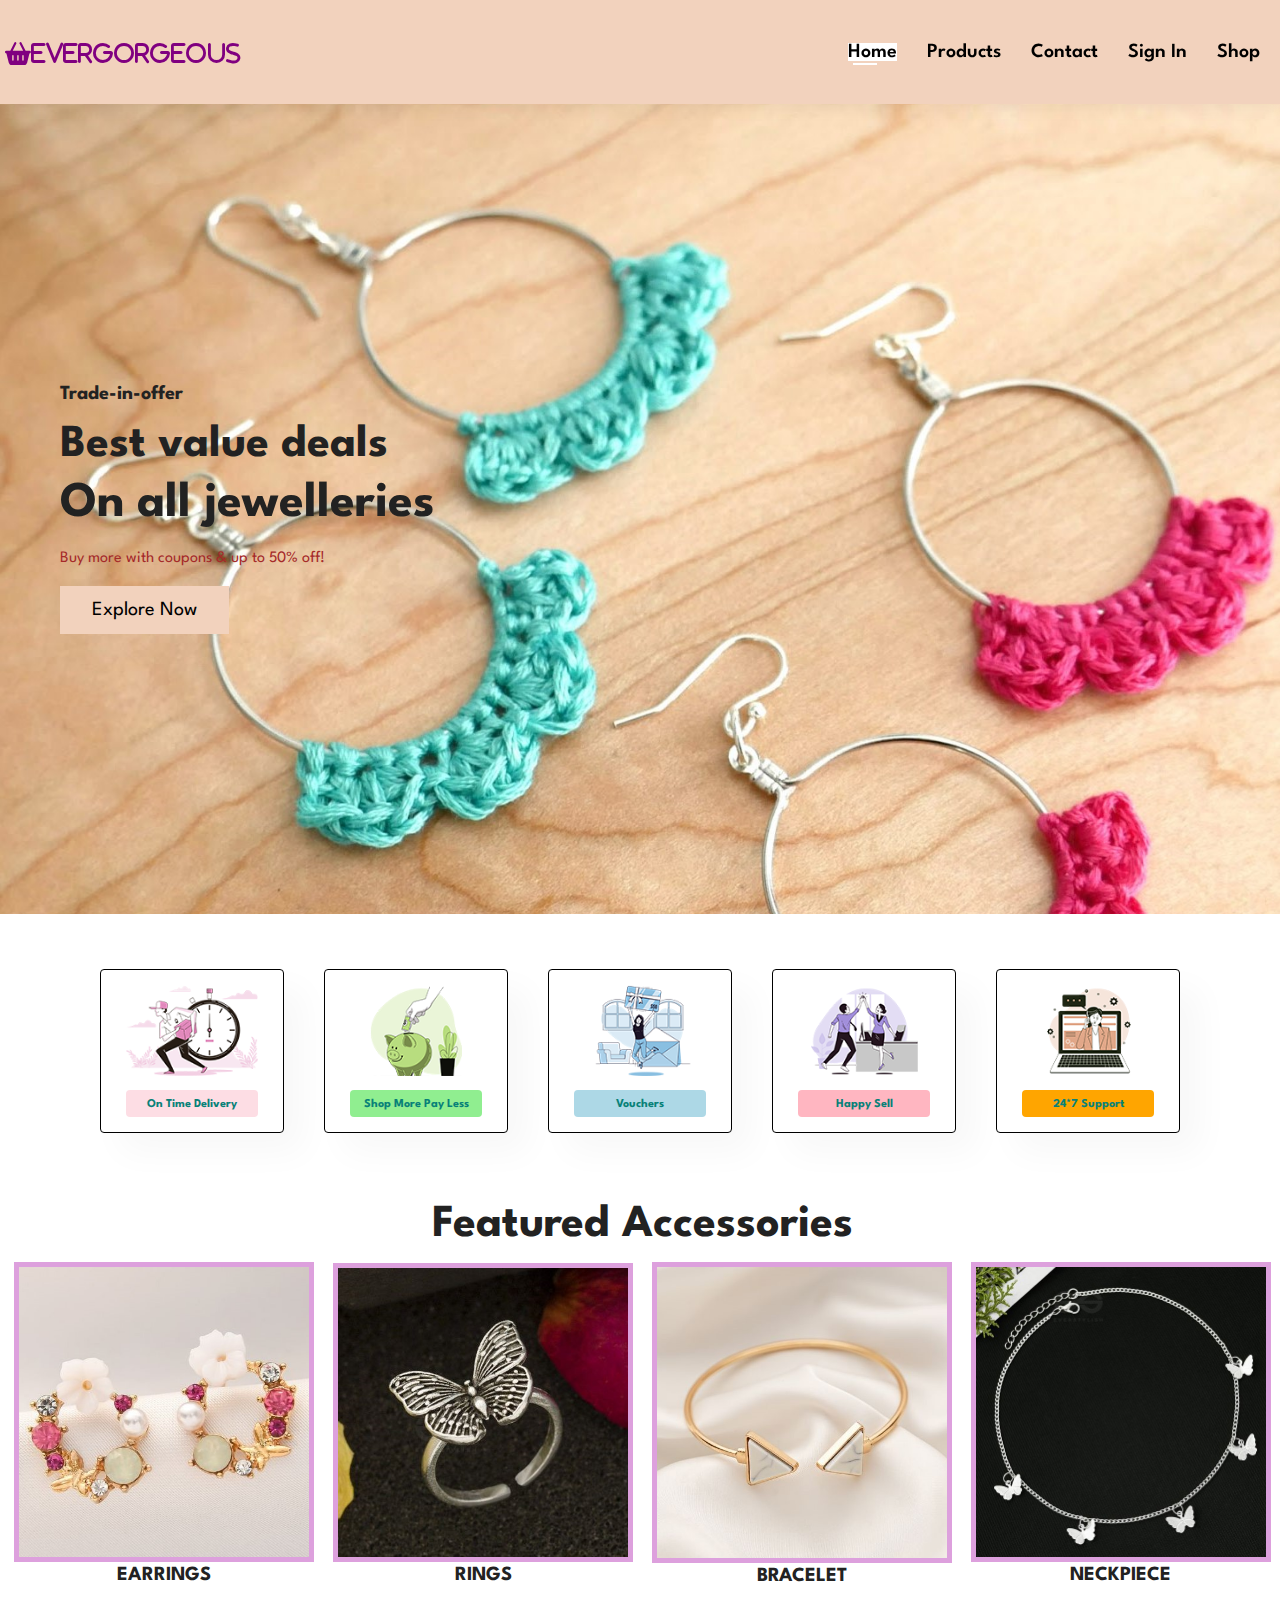
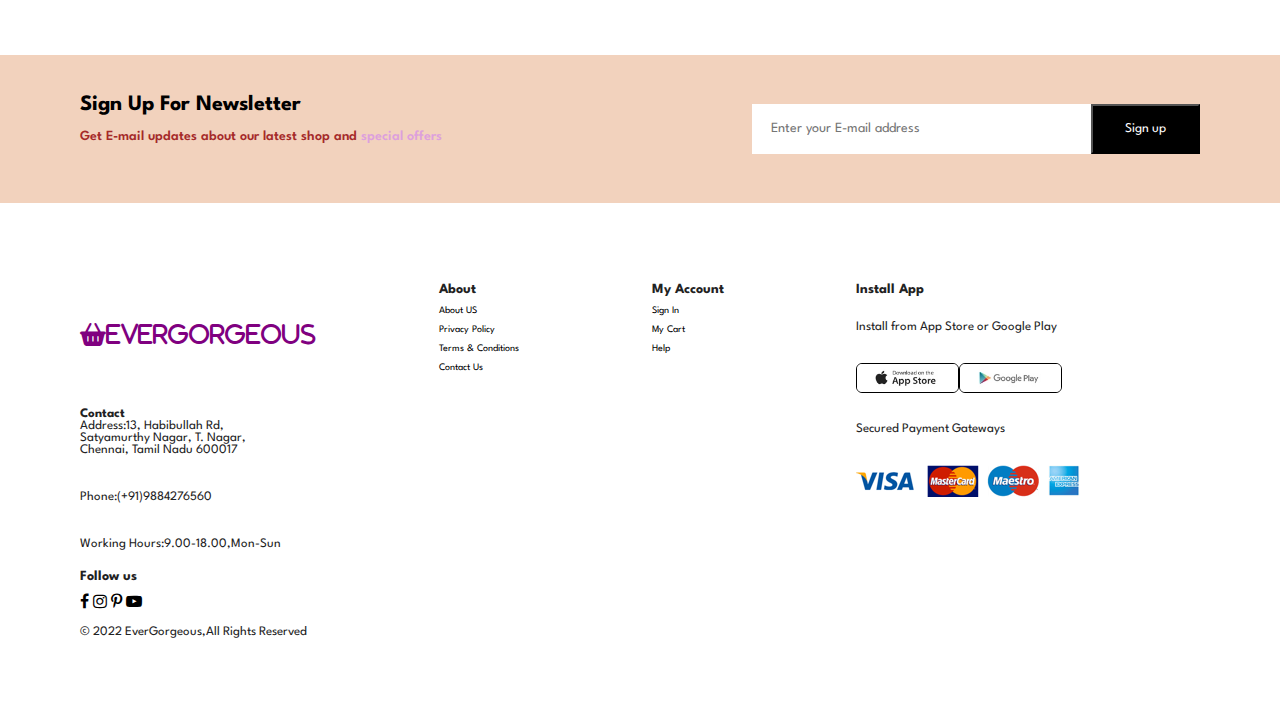
<file: index.html>
<!DOCTYPE html>
<html lang="en">
<head>
    <meta charset="UTF-8">
    <metta http-equiv="X-UA-Compatible"content="IE=edge">
    <meta name="viewport" content="width=device-width,initial-scale=1.0">
    <title>E Commerce Website</title>
    <link rel="stylesheet" href="https://cdn.jsdelivr.net/npm/swiper@9/swiper-bundle.min.css"/>
    <link rel="stylesheet" href="https://cdnjs.cloudflare.com/ajax/libs/font-awesome/6.4.0/css/all.min.css">
    <link rel="stylesheet" href="https://cdnjs.cloudflare.com/ajax/libs/font-awesome/4.7.0/css/font-awesome.min.css">
    <link rel="stylesheet" href="style1.css">
    </head>
    <body>
        <section id="header">
        <a href="#"class="logo"><i class="fas fa-shopping-basket">EVERGORGEOUS</i></a>
            <div>
                <ul id="navbar">
                    <li><a class="active" href="index.html">Home</a></li>
                    <li><a  href="Shop.html">Products</a></li>
                    <li><a href="Contact.html">Contact</a></li>
                    <li><a href="Signup.html">Sign In</a></li>
                    <li><a href="cart.html">Shop</a></li>
                </ul>
            </div>
        </section>
        <section id="hero">
            <h4>Trade-in-offer</h4>
            <h2>Best value deals</h2>
            <h1>On all jewelleries</h1>
            <p>Buy more with coupons & up to 50% off!</p>
            <form action="Shop.html">
                <button class = "btn" type="submit">
                    Explore Now
                </button>
            </form>
        </section>
        <section id="feature" class="section-p1">
            <div class="fe-box">
                <img src="img2.png">
                <h6>On Time Delivery</h6>
            </div>
            <div class="fe-box">
                <img src="img3.png">
                <h6>Shop More Pay Less</h6>
            </div>
            <div class="fe-box">
                <img src="img4.png">
                <h6>Vouchers</h6>
            </div>
            <div class="fe-box">
                <img src="img5.png">
                <h6>Happy Sell</h6>
            </div>
            <div class="fe-box">
                <img src="img6.png">
                <h6>24*7 Support</h6>
            </div>
        </section>
        <div class="categories">
            <div class="small-container">
                <h2 class="title">Featured Accessories</h2>
                <div class="row">
                    <div class="col-3">
                        <a href="Shop.html">
                        <img src="earing.jpg">
                        <h4 align="center">EARRINGS</h4></a>
                    </div>
                    <div class="col-3">
                        <a href="Shop.html">
                        <img src="ring.jpg">
                        <h4 align="center">RINGS</h4></a>
                    </div>
                    <div class="col-3">
                        <a href="Shop2.html">
                        <img src="bracelet_1.jpg">
                        <h4 align="center">BRACELET</h4></a>
                    </div>
                    <div class="col-3">
                        <a href="Shop2.html">
                        <img src="neckpiece.jpg">
                        
                        <h4 align="center">NECKPIECE</h4></a>
                    </div>
                </div> 
            </div>
        </div>
        <section id="newsletter" class="section-p1 section-m1">
            <div class="newstext">
                <h4> Sign Up For Newsletter</h4>
                <p>Get E-mail updates about our latest shop and <span>special offers</span></p>
            </div>
            <div class="form">
                <input type="text"placeholder="Enter your E-mail address">
                <button class="normal">Sign up</button>
            </div>
        </section>
        <footer class="section-p1">
            <div class="col">
                <a href="#" class="logo"><i class="fas fa-shopping-basket">EVERGORGEOUS</i></a>
                <p><strong>Contact</strong><br><bold>Address:</bold>13, Habibullah Rd,<br>
                                        Satyamurthy Nagar, T. Nagar,<br>
                                        Chennai, Tamil Nadu 600017</p>
                <p><bold>Phone:</bold>(+91)9884276560</p>
                <p><bold>Working Hours:</bold>9.00-18.00,Mon-Sun</p>
                <div class="folllow">
                    <h4>Follow us</h4>
                    <div class="icon">
                        <i class="fa fa-facebook"></i>
                        <i class="fa fa-instagram"></i>
                        <i class="fa fa-pinterest-p"></i>
                        <i class="fa fa-youtube-play"></i>  
                    </div>
                </div>
                <p>© 2022 EverGorgeous,All Rights Reserved</p>
            </div>
            <div class="col">
                <h4>About</h4>
                <a href="#">About US </a>
                <a href="#">Privacy Policy</a>
                <a href="#">Terms & Conditions</a>
                <a href="Contact.html">Contact Us  </a>
            </div>
            <div class="col">
                <h4>My Account</h4>
                <a href="Signup.html">Sign In</a>
                <a href="cart.html">My Cart</a>
                <a href="Contact.html">Help</a>
            </div>
            <div class="col install">
                <h4>Install App</h4>
                <p>Install from App Store or Google Play</p>
            <div class="row">
                <img src="appstore.jpg"width="30%">
                <img src="play.jpg"width="30%">
            </div>
            <p>Secured Payment Gateways</p>
            <img src="pay.png">
        </div>
        </footer>
        <script src="Signup.js"></script>
    </body>
    </html>
</file>
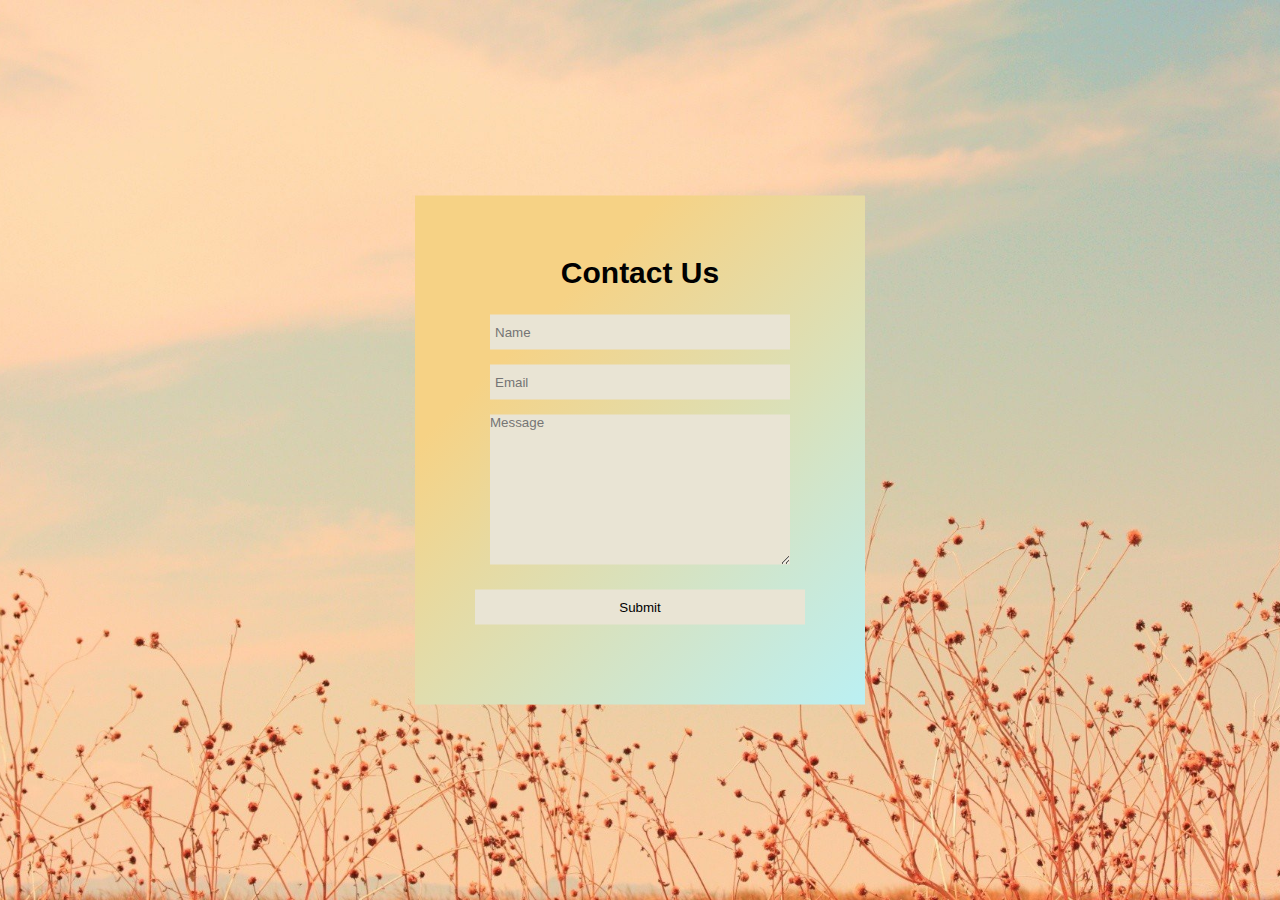
<file: Contact.html>
<!DOCTYPE html>
<html lang="en">
<head>
    <!DOCTYPE html>
<html lang="en">
<head>
    <meta charset="UTF-8">
    <metta http-equiv="X-UA-Compatible"content="IE=edge">
    <meta name="viewport" content="width=device-width,initial-scale=1.0">
    <link rel="stylesheet" href="signupstyle.css">
    <link href='https://unpkg.com/boxicons@2.1.4/css/boxicons.min.css' rel='stylesheet'>
    </head>
    <body>
            <div class="container">
                   <div class="form-box">
                          <form action=""id="form" method="POST">
                                 <h2>Contact Us</h2>
                                 <div class="input-box">
                                    <input type="text"id="name"name="Name"placeholder="Name">
                             </div>
                            <div class="input-box">
                                   <input type="email"id="email"name="Email"placeholder="Email">
                            </div>
                         <div class="input-box">
                         <textarea style="background-color: #E9E4D4;border: none" id="message"placeholder="Message"cols="60"rows="10"></textarea></div>
                         <div class="btn">
                         <input type="button"  id="btn2"  onclick="Validate()" value="Submit" /></div>
                         </form>
                         </div>
                         </div>
                         <script src="Signup.js"></script>
                         </body>
                         </html>
</file>
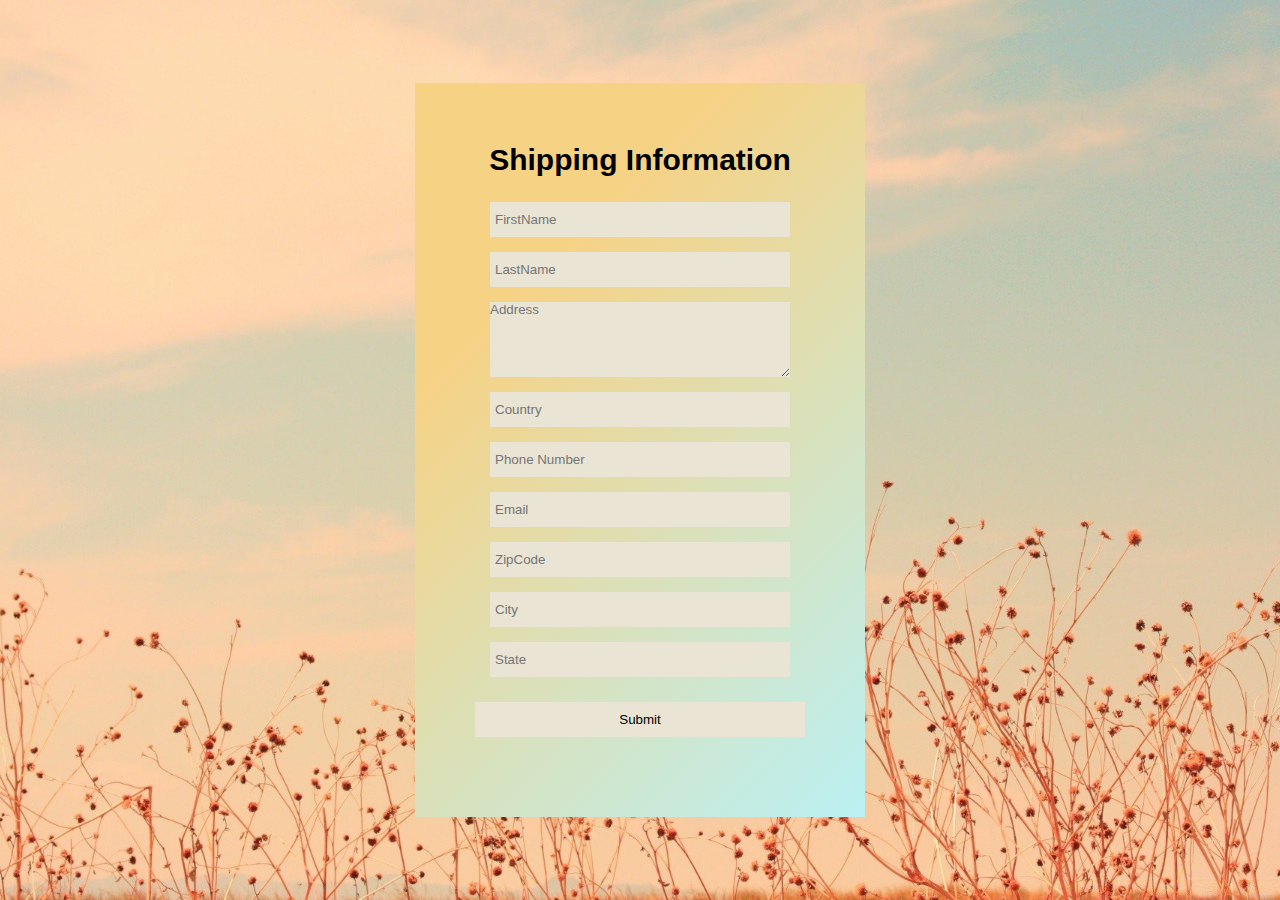
<file: form.html>
<!DOCTYPE html>
<html lang="en">
<head>
    <meta charset="UTF-8">
    <metta http-equiv="X-UA-Compatible"content="IE=edge">
    <meta name="viewport" content="width=device-width,initial-scale=1.0">
    <title>E Commerce Website</title>
    
    <link rel="stylesheet" href="https://cdnjs.cloudflare.com/ajax/libs/font-awesome/4.7.0/css/font-awesome.min.css">
    <link rel="stylesheet" href="signupstyle.css">
    </head>
    <body>
    <div class="container">
        <div class="form-box">
               <form action=""id="form">
                      <h2>Shipping Information</h2>
    <div class="input-box">
        <input type="text" id="firstname" placeholder="FirstName" />
    </div>
    <div class="input-box">
        <input type="text" id="lastname" placeholder="LastName" />
    </div>
    <div class="input-box">
        <textarea style="background-color: #E9E4D4;border: none;" id="address"placeholder="Address"cols="60"rows="5"></textarea>
      </div>
      <div class="input-box">
      <input type="text" id="country" placeholder="Country">
      </div>
      <div class="input-box">
        <input type="text" id="number" placeholder="Phone Number">
      </div>
      <div class="input-box">
        <input type="email"id="email"name="Email"placeholder="Email">
 </div>
      <div class="input-box">
        <input type="text" id="zipcode" placeholder="ZipCode" /></div>
        <div class="input-box">
        <input  id="city"placeholder="City" /></div>
        <div class="input-box">
        <input type="text"  id="state" placeholder="State" > </div>
        <div class="btn">
            <input type="button" id="btn4" onclick="Validation()" value="Submit"/>
            </div>
            </form>
    </div>
    </div>
    <script src="Signup.js"></script>
</body>
</html>
</file>
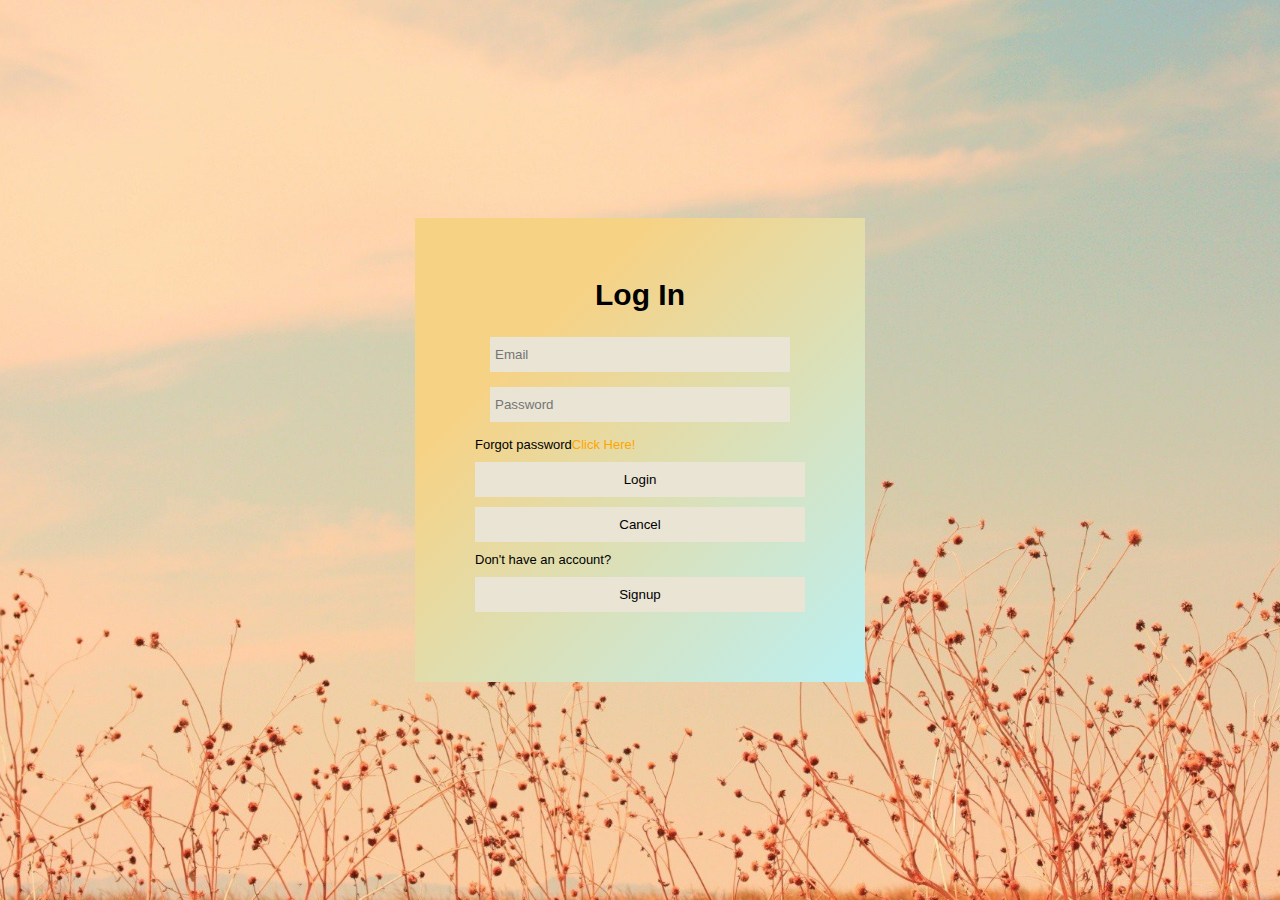
<file: login.html>
<!DOCTYPE html>
<html lang="en">
<head>
    <meta charset="UTF-8">
    <metta http-equiv="X-UA-Compatible"content="IE=edge">
    <meta name="viewport" content="width=device-width,initial-scale=1.0">
    <link rel="stylesheet" href="signupstyle.css">
    <link href='https://unpkg.com/boxicons@2.1.4/css/boxicons.min.css' rel='stylesheet'>
    </head>
    <body>
            <div class="container">
                   <div class="form-box">
                          <form action=""id="form">
                                 <h2>Log In </h2>
                            <div class="input-box">  
                                   <input type="email"id="email"name="Email"placeholder="Email">
                            </div>
                            <div class="input-box">
                                   <input type="password"id="password"name="Password"placeholder="Password">
                            </div>
                            <p>Forgot password<a href="Signup.html">Click Here!</a></p>
                            <div class="btn">
                            <input type="button" id="btn1" onclick="myFunction()" value="Login"/></div>
                            <a href="index.html">
                            <input type="button"  value="Cancel"/></a>
                            <p class="btn">Don't have an account?</p>
                            <a href="Signup.html">
                            <input type="button"   value="Signup" /></a>
                     </form>
              </div>
        </div>
        <script src="Signup.js"></script>
    </body>
    </html>
</file>
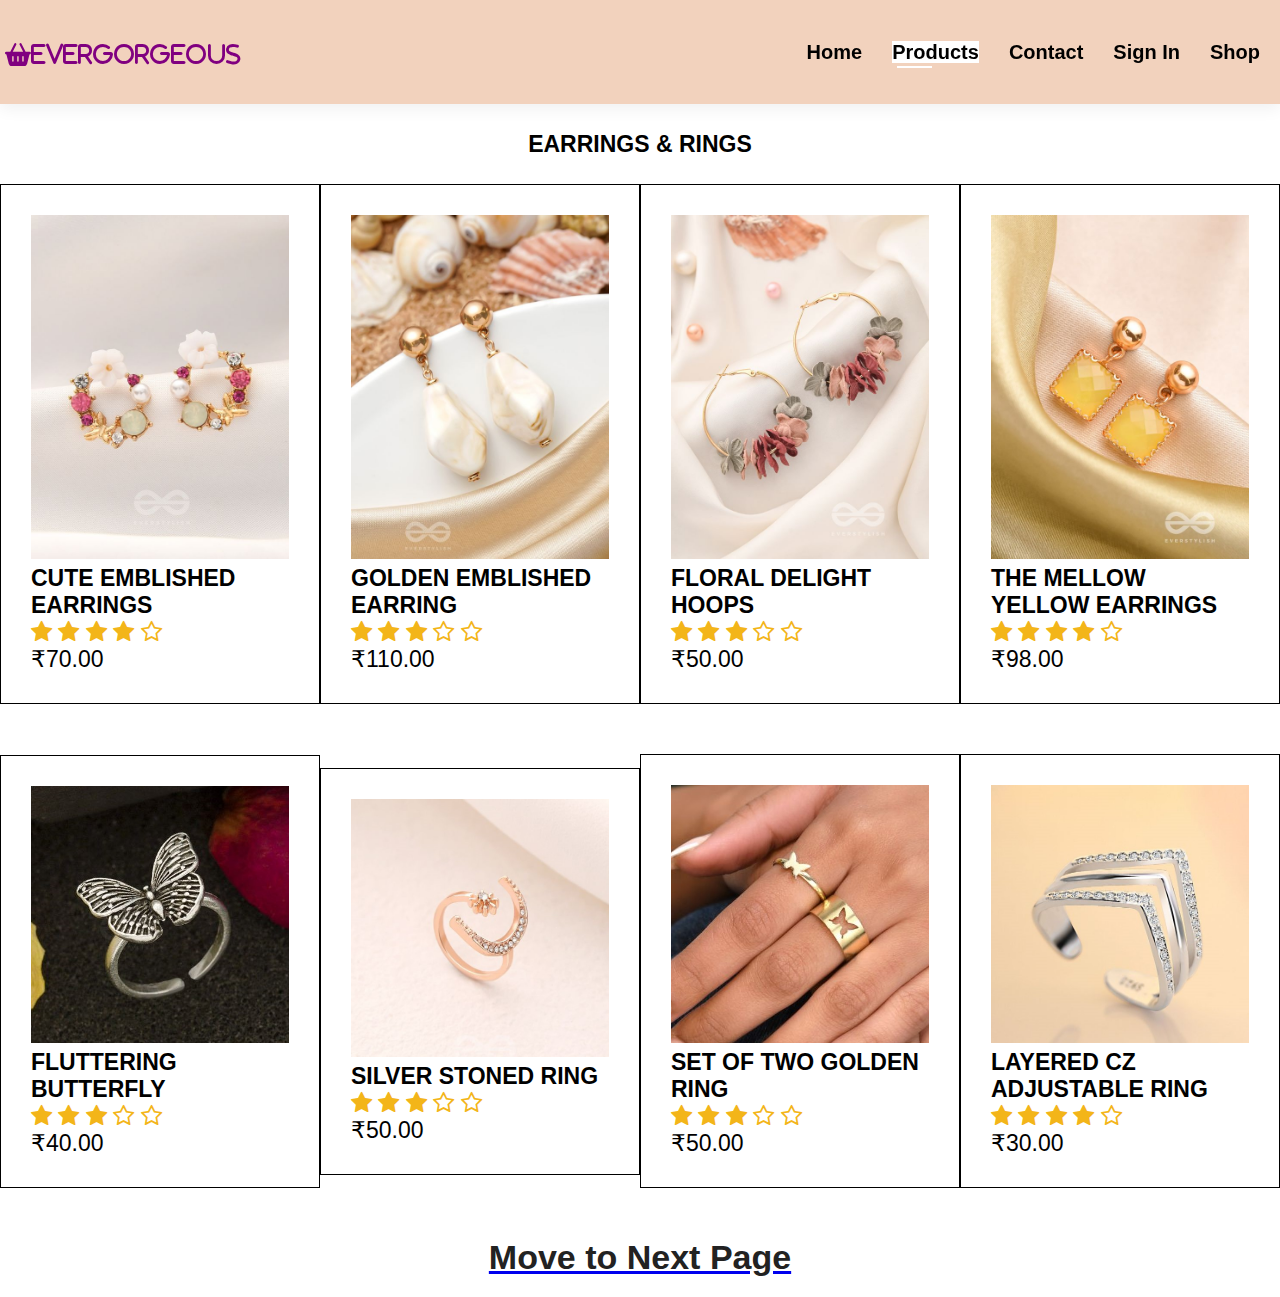
<file: Shop.html>
<!DOCTYPE html>
<html lang="en">
<head>
    <meta charset="UTF-8">
    <metta http-equiv="X-UA-Compatible"content="IE=edge">
    <meta name="viewport" content="width=device-width,initial-scale=1.0">
    <title>E Commerce Website</title>
    <link rel="stylesheet" href="https://cdn.jsdelivr.net/npm/swiper@9/swiper-bundle.min.css"/>
    <link rel="stylesheet" href="https://cdnjs.cloudflare.com/ajax/libs/font-awesome/6.4.0/css/all.min.css">
    <link rel="stylesheet" href="https://cdnjs.cloudflare.com/ajax/libs/font-awesome/4.7.0/css/font-awesome.min.css">
    <link rel="stylesheet" href="shop.css">
    </head>
    <body>
        <section id="header">
            <a href="#" class="logo"><i class="fas fa-shopping-basket">EVERGORGEOUS</i></a>
            <div>
                <ul id="navbar">
                    <li><a href="index.html">Home</a></li>
                    <li><a class="active"href="Shop.html">Products</a></li>
                   
                    <li><a href="Contact.html">Contact</a></li>
                    <li><a href="Signup.html">Sign In</a></li>
                    <li><a href="cart.html">Shop</a></li>
                </ul>
            </div>      
        </section>
        <div class="small-container">
            <h2 class="title">EARRINGS & RINGS</h2>
            <div class="row">
                <div class="col-4">
                    <img src="eimage4.jpg">
                    <h4>CUTE EMBLISHED EARRINGS</h4>
                    <div class="rating">
                        <span class="fa fa-star checked"></span>
                        <span class="fa fa-star checked"></span>
                        <span class="fa fa-star checked"></span>
                        <span class="fa fa-star checked"></span>
                        <span class="fa fa-star-o"></span>
                    </div>
                    <p>₹70.00</p>
                </div>
                <div class="col-4">
                    <img src="eimage-1.jpg">
                    <h4>GOLDEN EMBLISHED EARRING</h4>
                    <div class="rating">
                        <span class="fa fa-star checked"></span>
                        <span class="fa fa-star checked"></span>
                        <span class="fa fa-star checked"></span>
                        <span class="fa fa-star-o "></span>
                        <span class="fa fa-star-o"></span>
                    </div>
                    <p>₹110.00</p>
                </div>
                <div class="col-4">
                    <img src="eimage-2.jpg">
                        <h4> FLORAL DELIGHT HOOPS</h4>
                        <div class="rating">
                            <span class="fa fa-star checked"></span>
                            <span class="fa fa-star checked"></span>
                            <span class="fa fa-star checked"></span>
                            <span class="fa fa-star-o "></span>
                            <span class="fa fa-star-o"></span>
                        </div>
                        <p>₹50.00</p>
                    </div>
                    <div class="col-4">
                        <img src="eimage-3.jpg">
                            <h4>THE MELLOW YELLOW EARRINGS</h4>
                            <div class="rating">
                                <span class="fa fa-star checked"></span>
                                <span class="fa fa-star checked"></span>
                                <span class="fa fa-star checked"></span>
                                <span class="fa fa-star checked "></span>
                                <span class="fa fa-star-o"></span>
                            </div>
                            <p>₹98.00</p>
                        </div>  
                        <div class="col-4">
                            <img src="ring.jpg">
                            <h4>FLUTTERING BUTTERFLY</h4>
                            <div class="rating">
                                <span class="fa fa-star checked"></span>
                                <span class="fa fa-star checked"></span>
                                <span class="fa fa-star checked"></span>
                                <span class="fa fa-star-o"></span>
                                <span class="fa fa-star-o"></span>
                            </div>
                            <p>₹40.00</p>
                        </div>
                        <div class="col-4">
                            <img src="ring-1.jpg">
                            <h4>SILVER STONED RING</h4>
                            <div class="rating">
                                <span class="fa fa-star checked"></span>
                                <span class="fa fa-star checked"></span>
                                <span class="fa fa-star checked"></span>
                                <span class="fa fa-star-o "></span>
                                <span class="fa fa-star-o"></span>
                            </div>
                            <p>₹50.00</p>
                        </div>   
                        <div class="col-4">
                            <img src="ring2.jpg">
                            <h4>SET OF TWO GOLDEN RING</h4>
                            <div class="rating">
                                <span class="fa fa-star checked"></span>
                                <span class="fa fa-star checked"></span>
                                <span class="fa fa-star checked"></span>
                                <span class="fa fa-star-o "></span>
                                <span class="fa fa-star-o"></span>
                            </div>
                            <p>₹50.00</p>
                        </div>   
                        <div class="col-4">
                            <img src="ring_3.jpg">
                            <h4>LAYERED CZ ADJUSTABLE RING</h4>
                            <div class="rating">
                                <span class="fa fa-star checked"></span>
                                <span class="fa fa-star checked"></span>
                                <span class="fa fa-star checked"></span>
                                <span class="fa fa-star checked "></span>
                                <span class="fa fa-star-o"></span>
                            </div>
                            <p>₹30.00</p>
                        </div>   
            </div>
            <a href="Shop2.html">
                <h4 class="move">Move to Next Page</h4></a>
        <script src="Signup.js"></script>
    </body>
    </html>
</file>
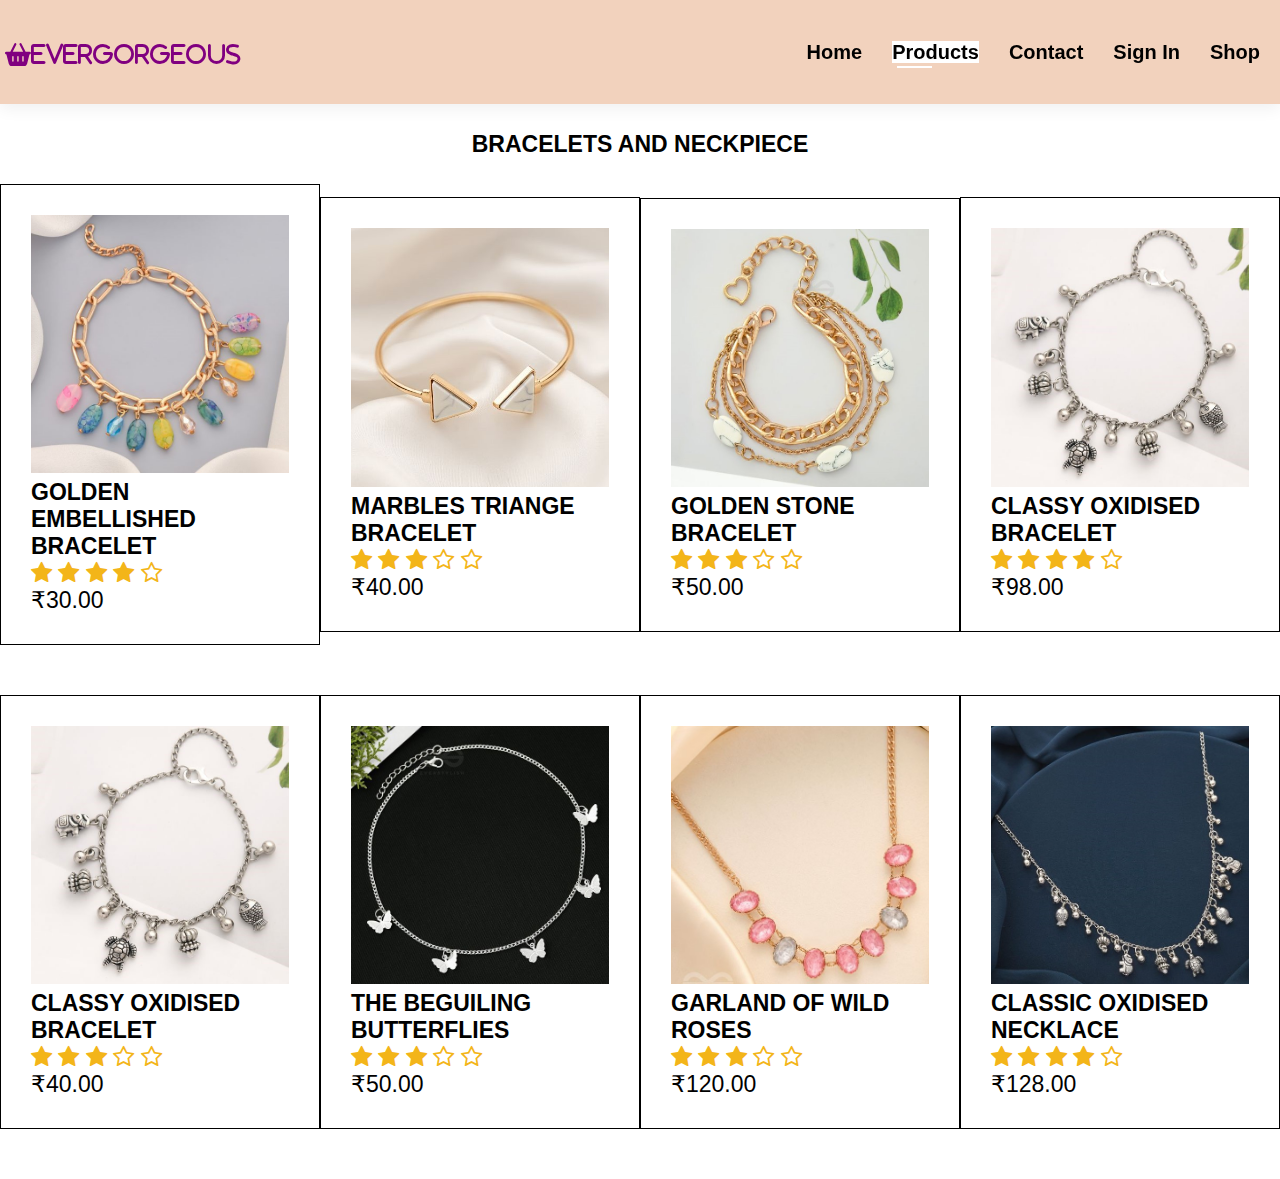
<file: Shop2.html>
<!DOCTYPE html>
<html lang="en">
<head>
    <meta charset="UTF-8">
    <metta http-equiv="X-UA-Compatible"content="IE=edge">
    <meta name="viewport" content="width=device-width,initial-scale=1.0">
    <title>E Commerce Website</title>
    <link rel="stylesheet" href="https://cdn.jsdelivr.net/npm/swiper@9/swiper-bundle.min.css"/>
    <link rel="stylesheet" href="https://cdnjs.cloudflare.com/ajax/libs/font-awesome/6.4.0/css/all.min.css">
    <link rel="stylesheet" href="https://cdnjs.cloudflare.com/ajax/libs/font-awesome/4.7.0/css/font-awesome.min.css">
    <link rel="stylesheet" href="shop.css">
    </head>
    <body>
        <section id="header">
            <a href="#" class="logo"><i class="fas fa-shopping-basket">EVERGORGEOUS</i></a>
            <div>
                <ul id="navbar">
                    <li><a href="index.html">Home</a></li>
                    <li><a class="active"href="Shop.html">Products</a></li>
                   
                    <li><a href="Contact.html">Contact</a></li>
                    <li><a href="Signup.html">Sign In</a></li>
                    <li><a href="cart.html">Shop</a></li> 
                </ul>
            </div>      
        </section>
        <div class="small-container">
            <h2 class="title">BRACELETS AND NECKPIECE</h2>
            <div class="row">
                <div class="col-4">
                    <img src="bracelet_4.jpg">
                    <h4>GOLDEN EMBELLISHED BRACELET </h4>
                    <div class="rating">
                        <span class="fa fa-star checked"></span>
                        <span class="fa fa-star checked"></span>
                        <span class="fa fa-star checked"></span>
                        <span class="fa fa-star checked"></span>
                        <span class="fa fa-star-o"></span>
                    </div>
                    <p>₹30.00</p>
                    
                </div>
                <div class="col-4">
                    <img src="bracelet_1.jpg">
                    <h4>MARBLES TRIANGE BRACELET</h4>
                    <div class="rating">
                        <span class="fa fa-star checked"></span>
                        <span class="fa fa-star checked"></span>
                        <span class="fa fa-star checked"></span>
                        <span class="fa fa-star-o "></span>
                        <span class="fa fa-star-o"></span>
                    </div>
                    <p>₹40.00</p>
                </div>
                <div class="col-4">
                    <img src="bracelet_2.jpg">
                        <h4>GOLDEN STONE BRACELET</h4>
                        <div class="rating">
                            <span class="fa fa-star checked"></span>
                            <span class="fa fa-star checked"></span>
                            <span class="fa fa-star checked"></span>
                            <span class="fa fa-star-o "></span>
                            <span class="fa fa-star-o"></span>
                        </div>
                        <p>₹50.00</p>
                    </div>
                    <div class="col-4">
                        <img src="bracelet_3.jpg">
                            <h4>CLASSY OXIDISED BRACELET</h4>
                            <div class="rating">
                                <span class="fa fa-star checked"></span>
                                <span class="fa fa-star checked"></span>
                                <span class="fa fa-star checked"></span>
                                <span class="fa fa-star checked "></span>
                                <span class="fa fa-star-o"></span>
                            </div>
                            <p>₹98.00</p>
                        </div>  
                                <div class="col-4">
                                    <img src="neckpiece-1.jpg">
                                    <h4>CLASSY OXIDISED BRACELET</h4>
                                    <div class="rating">
                                        <span class="fa fa-star checked"></span>
                                        <span class="fa fa-star checked"></span>
                                        <span class="fa fa-star checked"></span>
                                        <span class="fa fa-star-o"></span>
                                        <span class="fa fa-star-o"></span>
                                    </div>
                                    <p>₹40.00</p>
                                    </div>
                                <div class="col-4">
                                    <img src="neckpiece.jpg">
                                    <h4>THE BEGUILING BUTTERFLIES</h4>
                                    <div class="rating">
                                        <span class="fa fa-star checked"></span>
                                        <span class="fa fa-star checked"></span>
                                        <span class="fa fa-star checked"></span>
                                        <span class="fa fa-star-o "></span>
                                        <span class="fa fa-star-o"></span>
                                    </div>
                                    <p>₹50.00</p>
                                </div>   
                                <div class="col-4">
                                    <img src="neckpiece-2.jpg">
                                    <h4>GARLAND OF WILD ROSES</h4>
                                    <div class="rating">
                                        <span class="fa fa-star checked"></span>
                                        <span class="fa fa-star checked"></span>
                                        <span class="fa fa-star checked"></span>
                                        <span class="fa fa-star-o "></span>
                                        <span class="fa fa-star-o"></span>
                                    </div>
                                    <p>₹120.00</p>
                                </div>   
                                <div class="col-4">
                                    <img src="neckpiece-3.jpg">
                                    <h4>CLASSIC OXIDISED NECKLACE</h4>
                                    <div class="rating">
                                        <span class="fa fa-star checked"></span>
                                        <span class="fa fa-star checked"></span>
                                        <span class="fa fa-star checked"></span>
                                        <span class="fa fa-star checked "></span>
                                        <span class="fa fa-star-o"></span>
                                    </div>
                                    <p>₹128.00</p>
                                </div>     
        <script src="Signup.js"></script>
    </body>
    </html>
</file>
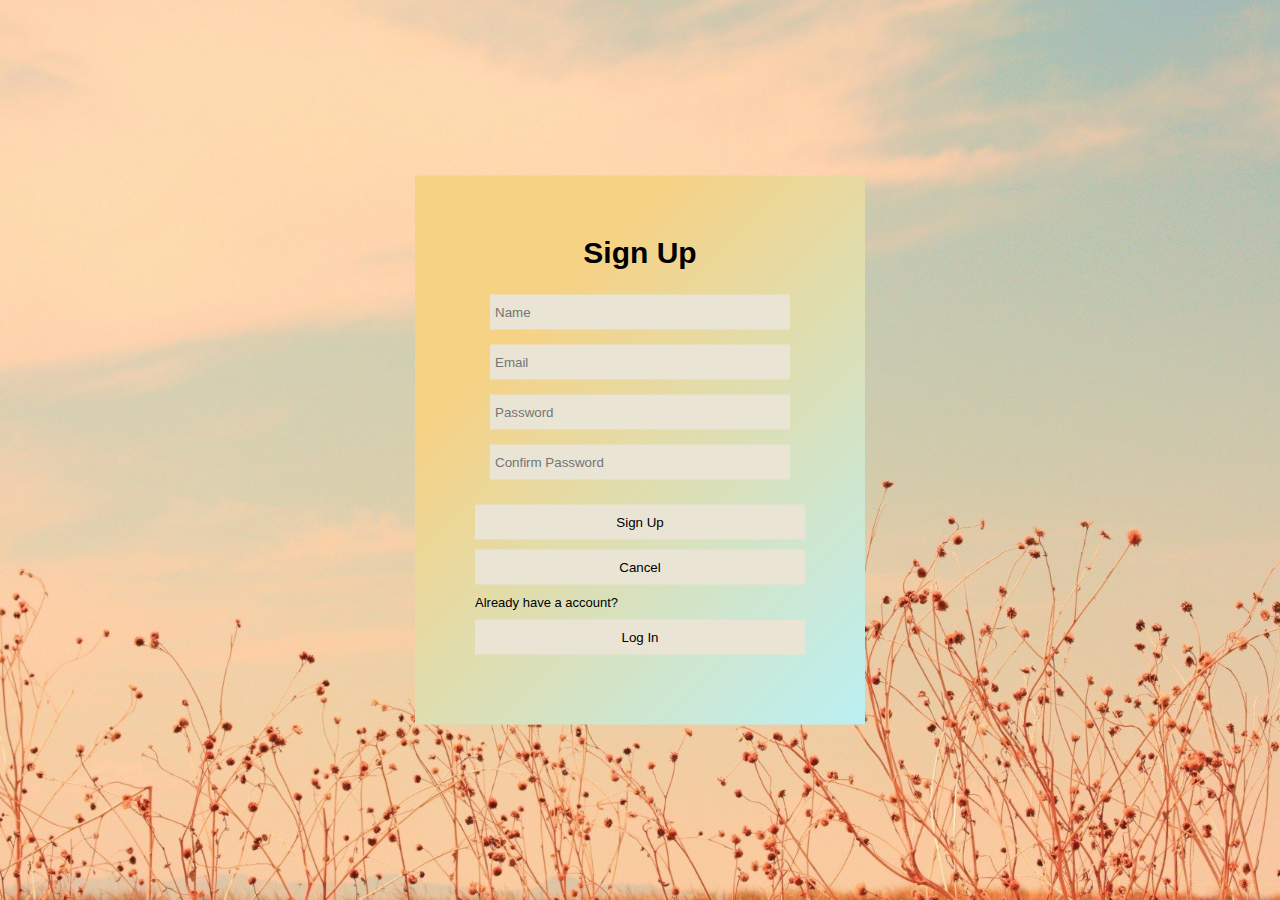
<file: Signup.html>
<!DOCTYPE html>
<html lang="en">
<head>
    <meta charset="UTF-8">
    <metta http-equiv="X-UA-Compatible"content="IE=edge">
    <meta name="viewport" content="width=device-width,initial-scale=1.0">
    <link rel="stylesheet" href="signupstyle.css">
    <link href='https://unpkg.com/boxicons@2.1.4/css/boxicons.min.css' rel='stylesheet'>
    </head>
    <body>
            <div class="container">
                   <div class="form-box">
                          <form action=""id="form" method="POST">
                                 <h2>Sign Up</h2>
                                 <div class="input-box">
                                    <input type="text"id="name"name="Name"placeholder="Name">
                             </div>
                            <div class="input-box">
                                   <input type="email"id="email"name="Email"placeholder="Email">
                            </div>
                            <div class="input-box">
                                   <input type="password"id="password"name="Password"placeholder="Password">
                            </div>
                            <div class="input-box">
                                <input type="password"id="cpassword"name="Password"placeholder="Confirm Password">
                         </div>
                        <div class="btn">
                            <input type="button" id="btn" onclick="ValidFunction()" value="Sign Up" /></div>
                            <a href="index.html">
                            <input type="button"  value="Cancel" /></a>
                            <p class="btn">Already have a account?</p>
                            <a href="login.html">
                            <input type="button"   value="Log In" /></a>      
                     </form>
              </div>
        </div>
        <script src="Signup.js"></script>
    </body>
    </html>
</file>
<file: style1.css>
@import url("https://fonts.googleapis.com/css2?family=Spartan:wght@100;200;300;400;500;600;700;800;900&display=swap");
* {
  margin: 0;
  padding: 0;
  box-sizing: border-box;
  font-family: "Spartan", sans-serif;
}
html {
  scroll-behavior: smooth;
}
/* Global Styles */
h1 {
  font-size: 50px;
  line-height: 64px;
  color: #222;
}
h2 {
  font-size: 46px;
  line-height: 54px;
  color: #222;
}
h4 {
  font-size: 20px;
  color: #222;
}
h6 {
  font-weight: 700;
  font-size: 12px;
}
p {
  font-size: 16px;
  color: white;
  margin: 15px 0 20px 0;
}
.section-p1 {
  padding: 40px 80px;
}
.section-m1 {
  margin: 40px 0;
}
#header{
  background-color: #F2D2BD;
  display:flex;
  align-items:center;
  justify-content: space-between;
  padding: 2px 5px;
  box-shadow: 0 5px 15px rgba(0,0,0,0.06);
  z-index: 999;
  position: sticky;
  top:0;
  left:0;
}
.logo{
  height: 100px;
  width: 200px;
  padding-top: 40px;
  text-align: center;
  font-size: 23px;
  color: purple;
}
#navbar{
  display:flex;
  align-items:center;
  justify-content: center;
}
#navbar li{
  list-style: none;
  padding: 0 15px;
  position:relative;
}
#navbar li a{
  text-decoration: none;
  font-size: 20px;
  font-weight: 600;
  color:black;
  transition: background 0.3s;
}
#navbar li a:hover,
#navbar li a.active{
 background:white;
}
#navbar li a.active::after,
#navbar li a:hover::after{
  content: "";
  width: 30%;
  height: 2px;
  background:white;
  position:absolute;
  bottom: -4px;
  left:20px;
}
/*Home Page*/
#hero{
  height:90vh;
  width:100%;
  background-size:cover ;
  background-image: url('background-2.jpg');
  background-position:top 25% right 0 ;
  padding: 0 60px;
  display: flex;
  flex-direction: column;
  align-items: flex-start;
  justify-content: center;
}
#hero h4{
  padding-bottom: 15px;
}
.btn{
  background-color:#F2D2BD;
  border:none;
  outline:none;
  padding:15px 32px;
  text-align: center;
  color:black;
  display:inline-block;
  font-size: 20px;
  cursor: pointer;
  text-decoration: none;
}
.btn:hover{
  background-color: #A52A2A;
}
#hero p{
  color:#A52A2A;
}
#feature{
  display:flex;
  align-items: center;
  justify-content: space-between;
  flex: wrap;
}
#feature .fe-box{
  width: 500px;
  text-align: center;
  padding: 15px 25px;
  box-shadow: 20px 20px 34px rgba(0,0,0,0.03) ;
  border:1px solid black;
  border-radius: 4px;
  margin:15px 20px;
}
#feature .fe-box:hover{
  box-shadow: 10px 10px 54px rgba(70,62,221,0.1);
}
#feature .fe-box img{
  width: 100%;
  margin-bottom: 10px;
}
#feature .fe-box h6{
  padding: 9px 8px 6px 8px;
  line-height: 1;
  border-radius: 4px;
  color: #088178;
  background-color: #fddde4;
}
#feature .fe-box:nth-child(2) h6{
  background-color: lightgreen;
}
#feature .fe-box:nth-child(3) h6{
  background-color: lightblue;
}
#feature .fe-box:nth-child(4) h6{
  background-color: lightpink;
}
#feature .fe-box:nth-child(5) h6{
  background-color: orange;
}
.row{
  display:flex;
  align-items: center;
  flex-wrap: wrap;
  justify-content: space around;
}
.categories{
  margin: 0px 0;
}
.col-3{
  flex-basis:25%;
  min-width: 250px;
  margin-bottom: 30px;
}
.col-3 img{
  width: 300px;
  border: 5px solid #DDA0DD;
  margin-top: 10px;
}
.small-container{
  text-align: center;
 width: 100%;
  margin: auto;
  padding-left:5px;
  padding: right 30px;
  padding-top: 10px;
}
.col-3 a{
  text-decoration: none;
}
.col-3 img:hover{
  box-shadow: 20px 20px 30px rgba(255, 99, 71,0.06);
}

#newsletter{
  display: flex;
  justify-content: space-between;
  flex-wrap: wrap;
  align-items: center;
  background-repeat: no-repeat;
  background-color: #F2D2BD;
}
#newsletter h4{
  font-size: 22px;
  font-weight: 700;
  color:black;
}
#newsletter p{
  font-size: 14px;
  font-weight: 600;
  color:#A52A2A;
}
#newsletter p span{
  color:#DDA0DD
}
#newsletter .form{
  display: flex;
  width: 40%;
}
#newsletter input{
  height: 3.125rem;
  padding:0 1.25em;
  font-size: 14px;
  width:100%;
  border: 1px solid transparent;
  outline:none;
  border-top-right-radius: 0;
  border-bottom-right-radius: 0;
}
#newsletter button{
   background-color: black;
   color: white;
   white-space: nowrap;
   padding: 15px 32px;
   border-top-left-radius: 0;
  border-bottom-left-radius: 0;
}
footer{
  display:flex;
  flex-wrap: wrap;
  justify-content: space-between;
}
footer .col{
  display: flex;
  flex-direction: column;
  align-items: flex-start;
  margin-bottom: 20px;
}  
footer.logo{
  margin-bottom:30px;
}
footer h4{
  font-size: 14px;
  padding-bottom: 10px;
}
footer p{
  color: #222;
  font-size: 13px;
}
footer a{
  font-size: 10px;
  text-decoration: none;
  color:black;
  margin-bottom: 10px;
}
footer .follow{
  margin-top: 20px;
}
footer .follow i{
  color:black;
  padding-right: 4px;
  cursor: pointer;
}
footer .install .row img{
  border:1px solid black;
  border-radius: 6px;
}
footer .install img{
  margin:10px 0 15px 0;
}
footer .follow i:hover,
footer a:hover{
  color:#088178;
}
</file>
<file: signupstyle.css>
*{
    margin: 0;
    padding: 0;
    box-sizing: border-box;
    font-family: 'Poppins',sans-serif ;
}
.container{
    width:100%;
    height:100vh;
    background-image: url('background-3.jpg');
    background-position: center;
    background-size: cover;
    position: relative;
}
.form-box{
    width: 90%;
    max-width: 450px;
    position:absolute;
    top:50%;
    left:50%;
    transform:translate(-50%,-50%);
    background-image: linear-gradient(315deg, #bbf0f3 0%, #f6d285 74%);;
    padding:50px 60px 70px;
    text-align: center;
}
.form-box h2{
    font-size: 30px;
    padding:10px;
    color:black;
    position:relative
}
.input-box{
   
    margin:15px;
    border-radius: 3px;
    display:flex;
    align-items: center;
}
input{
    width: 100%;
    background: #E9E4D4;
    border:0;
    outline:0;
    padding:10px 5px;
}
#form p{
    text-align: left;
    font-size: 13px;
}
#form p a{
    text-decoration: none;
    color:orange;
}
.btn{
    width: 100%;
    display: flex;
    justify-content: space-between;
    padding-top: 10px;
    padding-bottom: 10px;
}
.btn button{
     flex-basis: 48%;
     background: #E9E4D4;
     color:black;
     height:40px;
     border-radius: 20px;
     border:0;
     outline: 0;
     cursor: pointer;
     transition: background 1s;
}
</file>
<file: shop.css>
* {
    margin: 0;
    padding: 0;
    box-sizing: border-box;
    font-family: "Spartan", sans-serif;
  }
  html {
    scroll-behavior: smooth;
  }
  .section-m1 {
    margin: 40px 0;
  }
  .section-p1 {
  padding: 40px 80px;
}
  #header{
    background-color: #F2D2BD;
    display:flex;
    align-items:center;
    justify-content: space-between;
    padding: 2px 5px;
    box-shadow: 0 5px 15px rgba(0,0,0,0.06);
    z-index: 999;
    position: sticky;
    top:0;
    left:0;
  }
  .logo{
    height: 100px;
    color: purple;
    width: 200px;
    padding-top: 40px;
    text-align: center;
    font-size: 23px;
  }
  #navbar{
    display:flex;
    align-items:center;
    justify-content: center;
  }
  #navbar li{
    list-style: none;
    padding: 0 15px;
    position:relative;
  }
  #navbar li a{
    text-decoration: none;
    font-size: 20px;
    font-weight: 600;
    color:black;
    transition: background 0.3s;
  }
  #navbar li a:hover,
  #navbar li a.active{
    background:white;
  }
  #navbar li a.active::after,
  #navbar li a:hover::after{
    content: "";
    width: 30%;
    height: 2px;
    background:white;
    position:absolute;
    bottom: -4px;
    left:20px;
  }
  .row{
    display:flex;
    align-items: center;
    flex-wrap: wrap;
    justify-content: space around;
  }
  .small-container{
    max-width: width 1080px;
    margin: left;
    padding-left:10x;
    padding: right 10px;
}
.col-4 img{
  width:100%;
}
.col-4{
    border: 1px solid black;
    width:10px;
    flex-basis:25%;
    padding-right: 30px;
    padding-top: 30px;
    padding-left: 30px;
    padding-bottom: 30px;
    min-width:200px;
    margin-bottom:50px;
    position:relative; 
    transition:transform;
    font-size: 23px;
}

  .title {
    text-align:center;
    line-height:60px;
    font-size: 23px;
    padding-top: 10px;
    padding-bottom: 10px;
  }
  .col-4:hover{
    transform:translateY(-5px)
  }
  .col-4 i{
    float:right;
  }
  .col-4 i:hover{
background-color: #088178;
}
  .rating span{
    color:rgb(243,181,25);
  }
  .move {
    text-align: center;
    color: #222;
    font-size: 34px;
    padding-bottom: 20px;
  }
</file>
